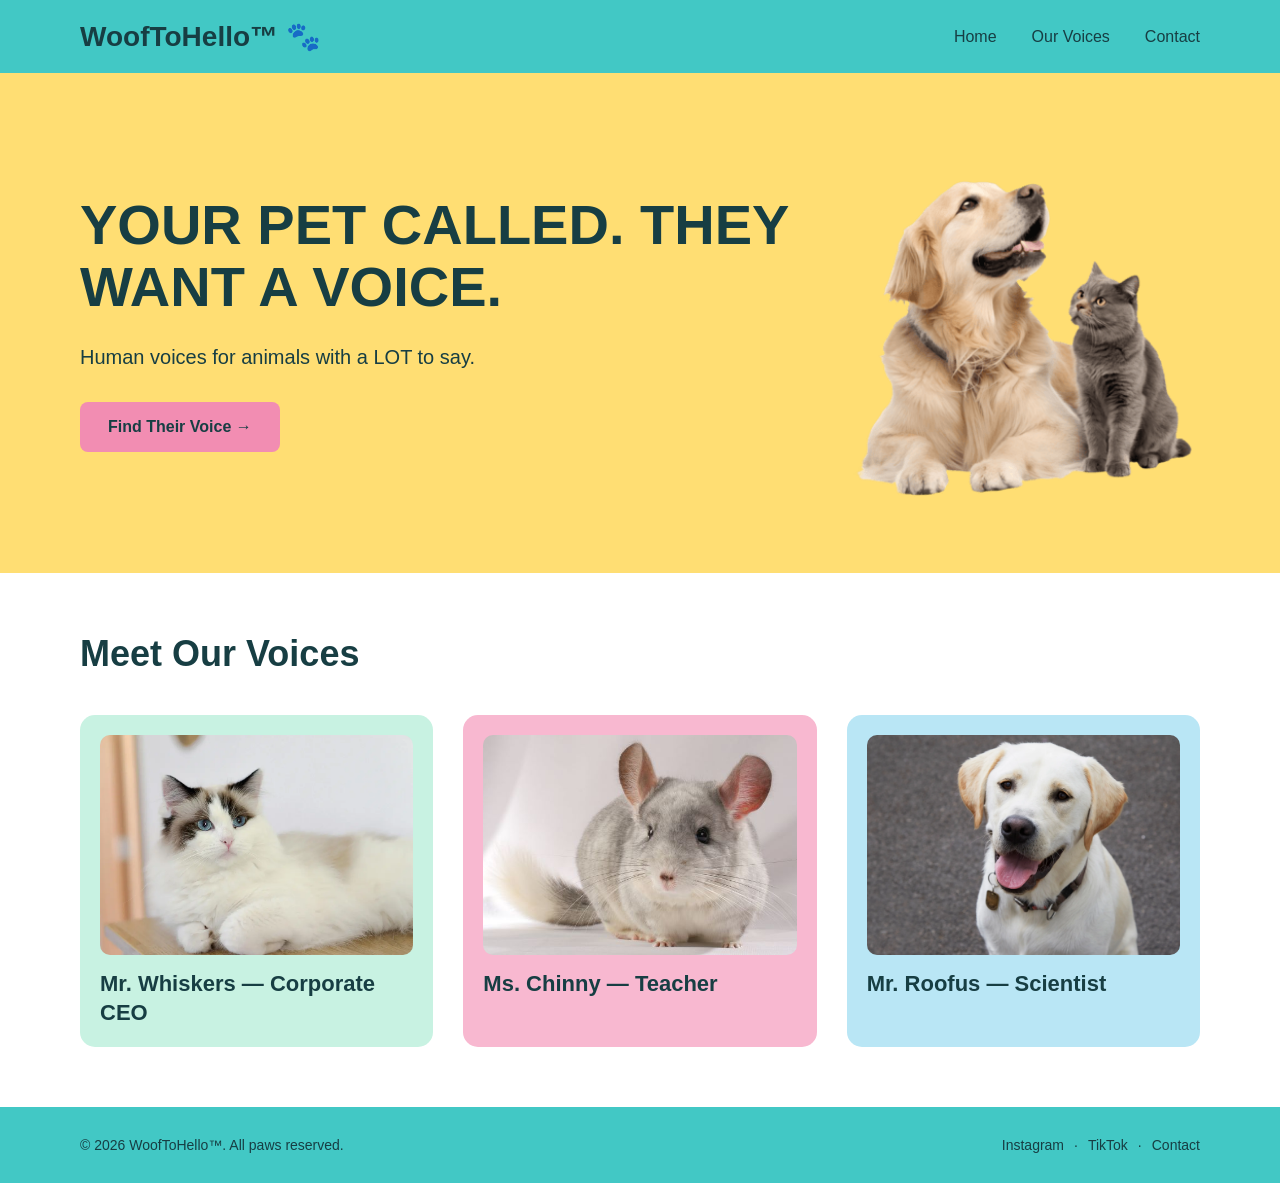
<file: index.html>
<!DOCTYPE html>
<html lang="en">
<head>
    <meta charset="UTF-8">
    <meta name="viewport" content="width=device-width, initial-scale=1.0">
    <title>WoofToHello™</title>
    <link rel="stylesheet" href="css/style.css">
</head>

<body>

    <header class="site-header">
        <h1 class="logo">WoofToHello™ 🐾</h1>

        <nav>
            <a href="index.html">Home</a>
            <a href="detail.html">Our Voices</a>
            <a href="#contact">Contact</a>
        </nav>
    </header>

    <main>

        <section class="hero-grid">

            <div class="hero-text">
                <h2>YOUR PET CALLED. THEY WANT A VOICE.</h2>

                <p>Human voices for animals with a LOT to say.</p>

                <a href="#voices" class="button">Find Their Voice →</a>
            </div>

            <div class="hero-image">
                <img src="images/hero-pets.png" alt="A golden dog sitting beside a grey cat">
            </div>

        </section>

        <section class="cards-gallery" id="voices">

            <h2 class="gallery-title">Meet Our Voices</h2>

            <article class="card">
                <img src="images/mr-whiskers.jpg" alt="Mr. Whiskers the cat">
                <h3>Mr. Whiskers — Corporate CEO</h3>
            </article>

            <article class="card">
                <img src="images/ms-chinny.jpg" alt="Ms. Chinny the chinchilla">
                <h3>Ms. Chinny — Teacher</h3>
            </article>

            <article class="card">
                <img src="images/mr-roofus.jpg" alt="Mr. Roofus the dog">
                <h3>Mr. Roofus — Scientist</h3>
            </article>

        </section>

    </main>

    <footer class="site-footer" id="contact">
        <p>© 2026 WoofToHello™. All paws reserved.</p>

        <div class="social-links">
            <a href="https://www.instagram.com/">Instagram</a>
            <span>·</span>
            <a href="https://www.tiktok.com/">TikTok</a>
            <span>·</span>
            <a href="mailto:hello@wooftohello.example">Contact</a>
        </div>
    </footer>

</body>
</html>
</file>
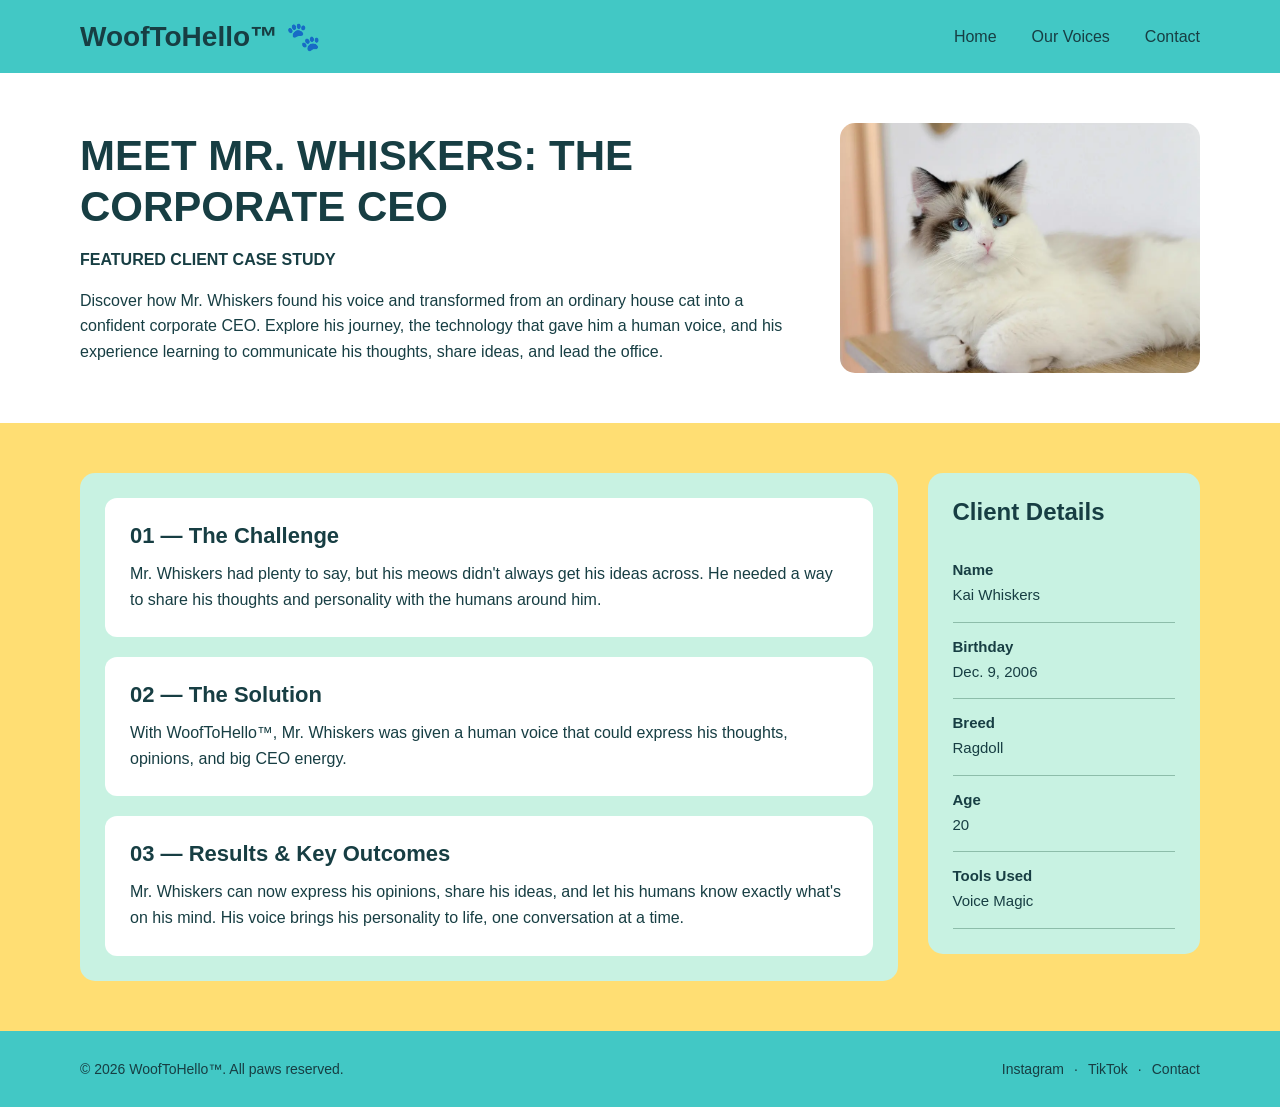
<file: detail.html>
<!DOCTYPE html>
<html lang="en">
<head>
    <meta charset="UTF-8">
    <meta name="viewport" content="width=device-width, initial-scale=1.0">
    <title>Mr. Whiskers | WoofToHello</title>
    <link rel="stylesheet" href="css/style.css">
</head>
<body>
    <header class="site-header">
        <h1 class="logo">WoofToHello™ 🐾</h1>
        <nav>
            <a href="index.html">Home</a>
            <a href="detail.html">Our Voices</a>
            <a href="#contact">Contact</a>
        </nav>
    </header>

    <main>
        <section class="detail-hero">
            <div class="detail-text">
                <h2>MEET MR. WHISKERS: THE CORPORATE CEO</h2>
                <p class="case-label">FEATURED CLIENT CASE STUDY</p>
                <p>
                    Discover how Mr. Whiskers found his voice and transformed
                    from an ordinary house cat into a confident corporate CEO.
                    Explore his journey, the technology that gave him a human
                    voice, and his experience learning to communicate his
                    thoughts, share ideas, and lead the office.
                </p>
            </div>

            <div class="detail-image">
                <img src="images/mr-whiskers.jpg" alt="Mr. Whiskers, a fluffy ragdoll cat">
            </div>
        </section>

        <section class="detail-layout">
            <div class="detail-article">
                <article class="detail-card">
                    <h3>01 — The Challenge</h3>
                    <p>
                        Mr. Whiskers had plenty to say, but his meows didn't
                        always get his ideas across. He needed a way to share
                        his thoughts and personality with the humans around him.
                    </p>
                </article>

                <article class="detail-card">
                    <h3>02 — The Solution</h3>
                    <p>
                        With WoofToHello™, Mr. Whiskers was given a human voice
                        that could express his thoughts, opinions, and big CEO
                        energy.
                    </p>
                </article>

                <article class="detail-card">
                    <h3>03 — Results & Key Outcomes</h3>
                    <p>
                        Mr. Whiskers can now express his opinions, share his
                        ideas, and let his humans know exactly what's on his
                        mind. His voice brings his personality to life, one
                        conversation at a time.
                    </p>
                </article>
            </div>

            <aside class="client-details">
                <h3>Client Details</h3>

                <div class="client-info">
                    <h4>Name</h4>
                    <p>Kai Whiskers</p>
                </div>

                <div class="client-info">
                    <h4>Birthday</h4>
                    <p>Dec. 9, 2006</p>
                </div>

                <div class="client-info">
                    <h4>Breed</h4>
                    <p>Ragdoll</p>
                </div>

                <div class="client-info">
                    <h4>Age</h4>
                    <p>20</p>
                </div>

                <div class="client-info">
                    <h4>Tools Used</h4>
                    <p>Voice Magic</p>
                </div>
            </aside>
        </section>
    </main>

    <footer class="site-footer" id="contact">
        <p>© 2026 WoofToHello™. All paws reserved.</p>
        <div class="social-links">
            <a href="https://www.instagram.com/">Instagram</a>
            <span>·</span>
            <a href="https://www.tiktok.com/">TikTok</a>
            <span>·</span>
            <a href="mailto:hello@wooftohello.example">Contact</a>
        </div>
    </footer>
</body>
</html>
</file>
<file: css/style.css>
* {
    margin: 0;
    padding: 0;
    box-sizing: border-box;
}

body {
    font-family: Arial, sans-serif;
    color: #173E43;
    background-color: #FFFFFF;
}

img {
    max-width: 100%;
    display: block;
}

/* Header */
.site-header {
    background-color: #42C8C5;
    padding: 20px 80px;
    display: flex;
    align-items: center;
    justify-content: space-between;
}

.logo {
    font-size: 28px;
    color: #173E43;
}

.site-header nav {
    display: flex;
    gap: 35px;
}

.site-header nav a {
    color: #173E43;
    text-decoration: none;
    font-size: 16px;
}

/* Hero section */
.hero-grid {
    background-color: #FFDE73;
    padding: 70px 80px;
    display: grid;
    grid-template-columns: 2fr 1fr;
    align-items: center;
    gap: 40px;
}

.hero-text h2 {
    font-size: 56px;
    line-height: 1.1;
    margin-bottom: 25px;
    color: #173E43;
}

.hero-text p {
    font-size: 20px;
    margin-bottom: 30px;
    line-height: 1.5;
}

.button {
    display: inline-block;
    background-color: #F28DB2;
    color: #173E43;
    padding: 16px 28px;
    border-radius: 8px;
    text-decoration: none;
    font-weight: bold;
}

.button:hover {
    background-color: #EA75A0;
}

.hero-image img {
    width: 100%;
    border-radius: 15px;
}

/* Animal cards */
.cards-gallery {
    padding: 60px 80px;
    display: grid;
    grid-template-columns: repeat(3, 1fr);    
    gap: 30px;
    max-width: 1440px;
    margin: 0 auto;
}

.gallery-title {
    grid-column: 1 / -1;
    font-size: 36px;
    color: #173E43;
    margin-bottom: 10px;
    text-transform: capitalize;
}

.card {
    padding: 20px;
    border-radius: 15px;
    display: flex;
    flex-direction: column;
    gap: 15px;
}

.card:nth-of-type(1) {
    background-color: #C8F2E2;
}

.card:nth-of-type(2) {
    background-color: #F8B8D0;
}

.card:nth-of-type(3) {
    background-color: #B9E6F5;
}

.card img {
    width: 100%;
    height: 220px;
    object-fit: cover;
    border-radius: 10px;
}

.card h3 {
    font-size: 22px;
    line-height: 1.3;
}

/* Footer */
.site-footer {
    background-color: #42C8C5;
    padding: 30px 80px;
    display: flex;
    align-items: center;
    justify-content: space-between;
    gap: 20px;
}

.site-footer p,
.social-links a,
.social-links span {
    color: #173E43;
    font-size: 14px;
}

.social-links {
    display: flex;
    align-items: center;
    gap: 10px;
}

.social-links a {
    text-decoration: none;
}

/* Mobile layout */
@media (max-width: 767px) {

    .site-header {
        padding: 20px;
        flex-direction: column;
        gap: 15px;
    }

    .logo {
        font-size: 24px;
    }

    .site-header nav {
        gap: 20px;
        flex-wrap: wrap;
        justify-content: center;
    }

    .hero-grid {
        grid-template-columns: 1fr;
        padding: 40px 25px;
        gap: 30px;
    }

    .hero-text h2 {
        font-size: 36px;
    }

    .hero-text p {
        font-size: 18px;
    }

    .hero-image img {
        max-height: 300px;
        object-fit: cover;
    }

    .cards-gallery {
        grid-template-columns: 1fr;
        padding: 40px 25px;
        gap: 25px;
    }

    .gallery-title {
        font-size: 30px;
    }

    .card img {
        height: 250px;
    }

    .site-footer {
        padding: 25px;
        flex-direction: column;
        text-align: center;
    }

    .social-links {
        flex-wrap: wrap;
        justify-content: center;
    }
}


/* Page 2 - Case Study */

/* Hero section */
.detail-hero {
    background-color: #FFFFFF;
    padding: 50px 80px;
    display: grid;
    grid-template-columns: 2fr 1fr;
    align-items: center;
    gap: 40px;
}

.detail-text h2 {
    font-size: 42px;
    line-height: 1.2;
    margin-bottom: 15px;
    color: #173E43;
}

.case-label {
    font-size: 13px;
    font-weight: bold;
    margin-bottom: 15px;
    color: #173E43;
}

.detail-text p {
    font-size: 16px;
    line-height: 1.6;
    color: #173E43;
}

.detail-image img {
    width: 100%;
    height: 250px;
    object-fit: cover;
    border-radius: 15px;
}

/* Main content and client details */
.detail-layout {
    background-color: #FFDE73;
    padding: 50px 80px;
    display: grid;
    grid-template-columns: 3fr 1fr;
    align-items: start;
    gap: 30px;
}

/* Article cards */
.detail-article {
    background-color: #C8F2E2;
    padding: 25px;
    border-radius: 15px;
    display: flex;
    flex-direction: column;
    gap: 20px;
}

.detail-card {
    background-color: #FFFFFF;
    padding: 25px;
    border-radius: 12px;
}

.detail-card h3 {
    font-size: 22px;
    color: #173E43;
    margin-bottom: 12px;
}

.detail-card p {
    font-size: 16px;
    line-height: 1.6;
    color: #173E43;
}

/* Client details sidebar */
.client-details {
    background-color: #C8F2E2;
    padding: 25px;
    border-radius: 15px;
}

.client-details h3 {
    font-size: 24px;
    color: #173E43;
    margin-bottom: 20px;
}

.client-info {
    border-bottom: 1px solid #8DBDAA;
    padding: 15px 0;
}

.client-info h4 {
    font-size: 15px;
    color: #173E43;
    margin-bottom: 6px;
}

.client-info p {
    font-size: 15px;
    line-height: 1.5;
    color: #173E43;
}

/* Mobile layout */
@media (max-width: 767px) {
    .detail-hero {
        grid-template-columns: 1fr;
        padding: 30px 25px;
        gap: 20px;
    }

    .detail-text h2 {
        font-size: 30px;
    }

    .detail-image img {
        height: 220px;
    }

    .detail-layout {
        grid-template-columns: 1fr;
        padding: 30px 25px;
        gap: 25px;
    }

    .detail-article {
        padding: 15px;
        gap: 15px;
    }

    .detail-card {
        padding: 20px;
    }

    .detail-card h3 {
        font-size: 20px;
    }

    .client-details {
        padding: 20px;
    }
}
</file>
